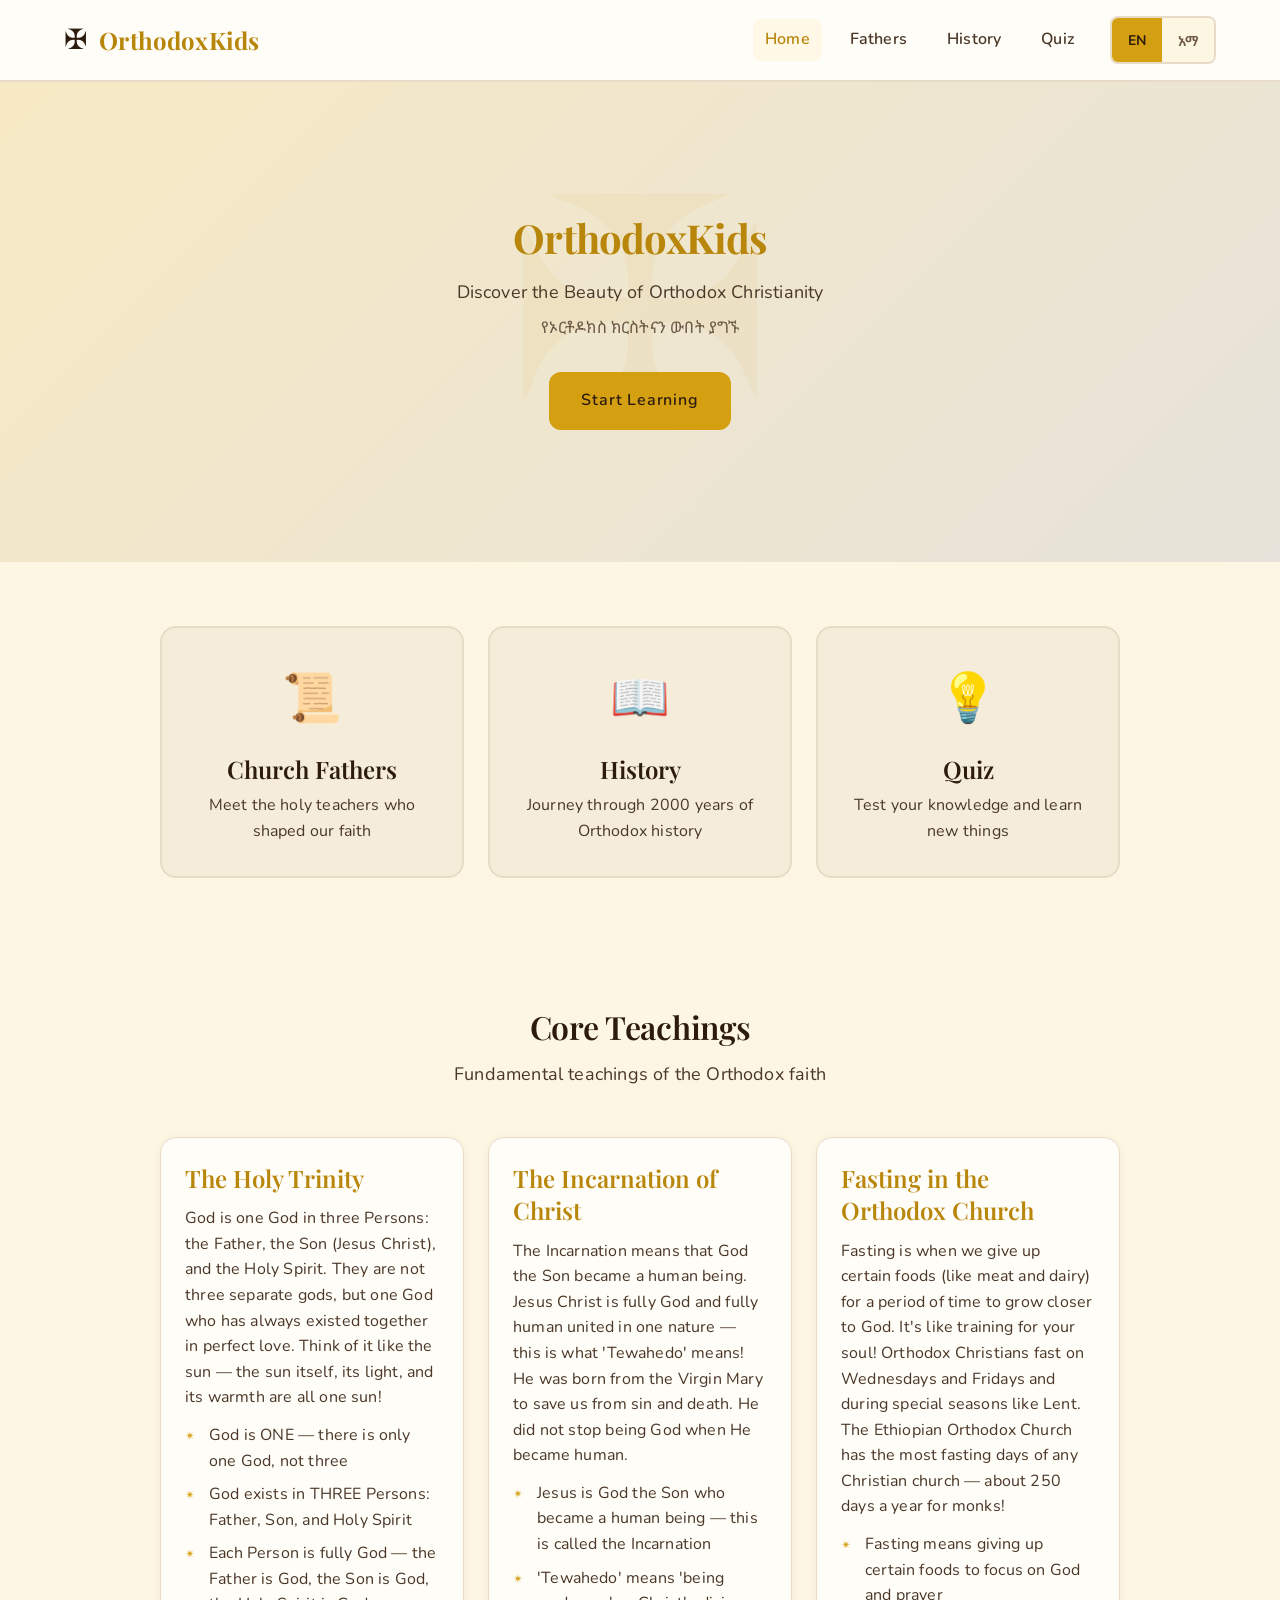
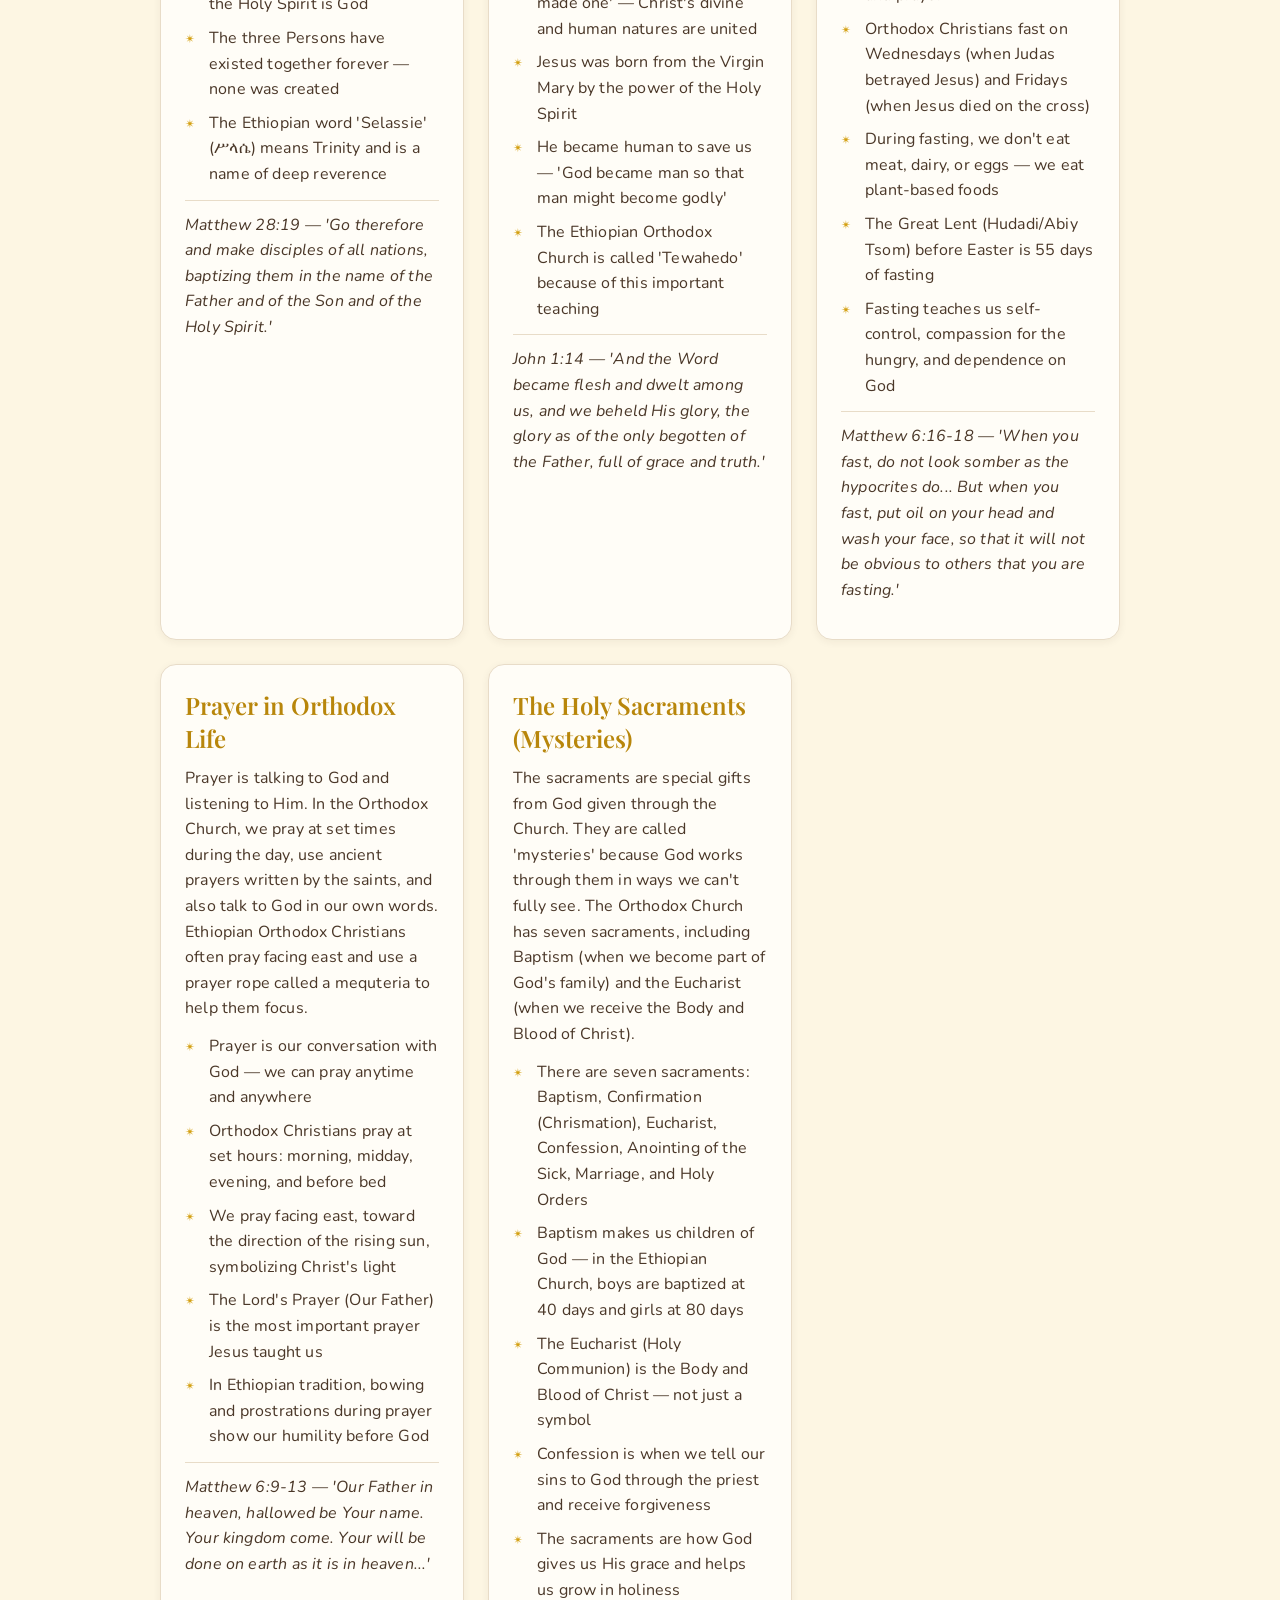
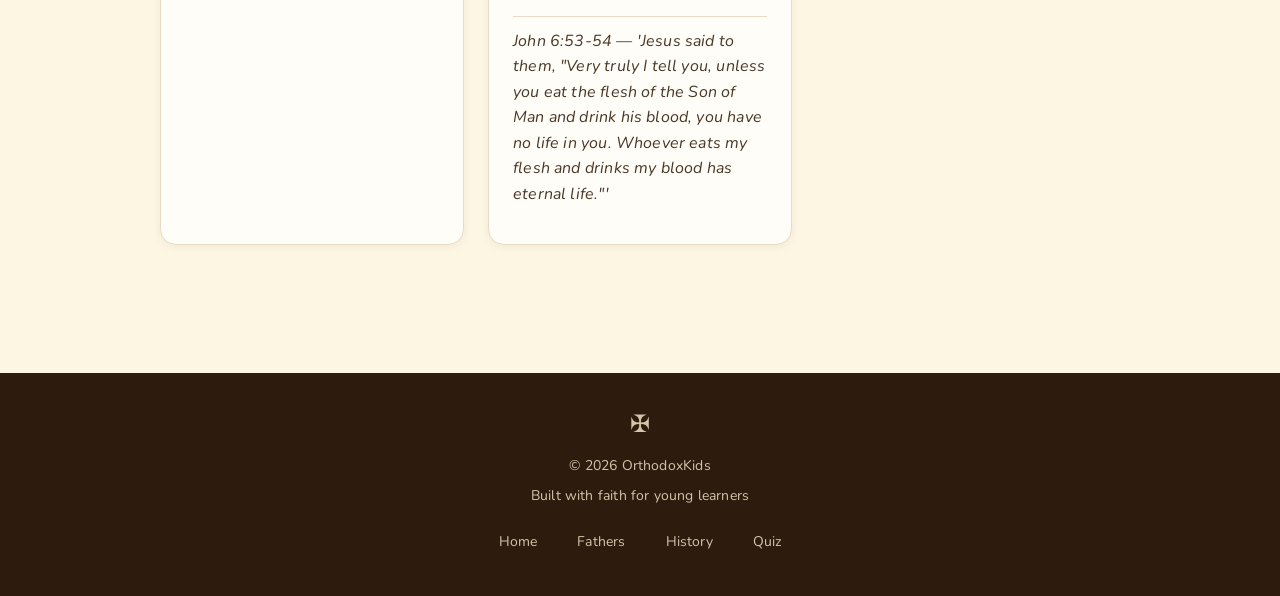
<file: index.html>
<!DOCTYPE html>
<html lang="en">
<head>
  <meta charset="UTF-8">
  <meta name="viewport" content="width=device-width, initial-scale=1.0">
  <title>OrthodoxKids - Learn Orthodox Christianity</title>
  <meta name="description" content="An educational website for children about Orthodox Christianity, with a focus on Ethiopian Orthodox tradition.">
  <link rel="preconnect" href="https://fonts.googleapis.com">
  <link rel="preconnect" href="https://fonts.gstatic.com" crossorigin>
  <link href="https://fonts.googleapis.com/css2?family=Playfair+Display:wght@400;600;700&family=Nunito:wght@400;500;600;700&family=Noto+Sans+Ethiopic:wght@400;500;600;700&display=swap" rel="stylesheet">
  <link rel="stylesheet" href="css/styles.css">
</head>
<body lang="en">

  <a href="#main-content" class="skip-link">Skip to main content</a>

  <!-- HEADER -->
  <header class="site-header">
    <div class="header-inner">
      <a href="index.html" class="site-logo">
        <span class="logo-icon" aria-hidden="true">&#x2720;</span>
        <span class="logo-text">OrthodoxKids</span>
      </a>
      <div class="header-right">
        <button class="nav-toggle" aria-label="Toggle navigation" aria-expanded="false">&#9776;</button>
        <nav class="main-nav" aria-label="Main navigation">
          <a href="index.html">Home</a>
          <a href="fathers.html">Fathers</a>
          <a href="history.html">History</a>
          <a href="quiz.html">Quiz</a>
        </nav>
        <div class="lang-toggle" role="radiogroup" aria-label="Language selection">
          <button data-lang="en" role="radio" aria-checked="true">EN</button>
          <button data-lang="am" role="radio" aria-checked="false">&#x12A0;&#x121B;</button>
        </div>
      </div>
    </div>
  </header>

  <!-- MAIN CONTENT -->
  <main id="main-content">

    <!-- HERO -->
    <section class="hero">
      <div class="hero-content">
        <h1 id="hero-title">OrthodoxKids</h1>
        <p class="hero-subtitle" id="hero-subtitle">Discover the Beauty of Orthodox Christianity</p>
        <p class="hero-subtitle-am" id="hero-subtitle-am">&#x12E8;&#x12A6;&#x122D;&#x1276;&#x12F6;&#x12AD;&#x1235; &#x12AD;&#x122A;&#x1235;&#x1275;&#x1293;&#x1295; &#x12CD;&#x1260;&#x1275; &#x12EB;&#x130D;&#x129B;</p>
        <a href="#sections" class="btn-primary" id="hero-cta">Start Learning</a>
      </div>
    </section>

    <!-- NAV CARDS -->
    <section class="nav-cards-section" id="sections">
      <div class="container">
        <div class="nav-cards-grid">
          <a href="fathers.html" class="nav-card">
            <span class="nav-card-icon" aria-hidden="true">&#x1F4DC;</span>
            <h3 id="nav-card-title-0">Church Fathers</h3>
            <p id="nav-card-desc-0">Meet the holy teachers who shaped our faith</p>
          </a>
          <a href="history.html" class="nav-card">
            <span class="nav-card-icon" aria-hidden="true">&#x1F4D6;</span>
            <h3 id="nav-card-title-1">History</h3>
            <p id="nav-card-desc-1">Journey through 2000 years of Orthodox history</p>
          </a>
          <a href="quiz.html" class="nav-card">
            <span class="nav-card-icon" aria-hidden="true">&#x1F4A1;</span>
            <h3 id="nav-card-title-2">Quiz</h3>
            <p id="nav-card-desc-2">Test your knowledge and learn new things</p>
          </a>
        </div>
      </div>
    </section>

    <!-- TEACHINGS -->
    <section class="page-section">
      <div class="container">
        <div class="section-header">
          <h2 id="teachings-section-title">Core Teachings</h2>
          <p id="teachings-section-desc">Fundamental teachings of the Orthodox faith</p>
        </div>
        <div class="teachings-grid" id="teachings-container">
          <!-- Loaded from JSON -->
        </div>
      </div>
    </section>

  </main>

  <!-- FOOTER -->
  <footer class="site-footer">
    <span class="footer-cross" aria-hidden="true">&#x2720;</span>
    <p>&copy; 2026 OrthodoxKids</p>
    <p id="footer-tagline">Built with faith for young learners</p>
    <div class="footer-links">
      <a href="index.html">Home</a>
      <a href="fathers.html">Fathers</a>
      <a href="history.html">History</a>
      <a href="quiz.html">Quiz</a>
    </div>
  </footer>

  <script src="js/app.js"></script>
  <script src="js/content-loader.js"></script>
</body>
</html>
</file>
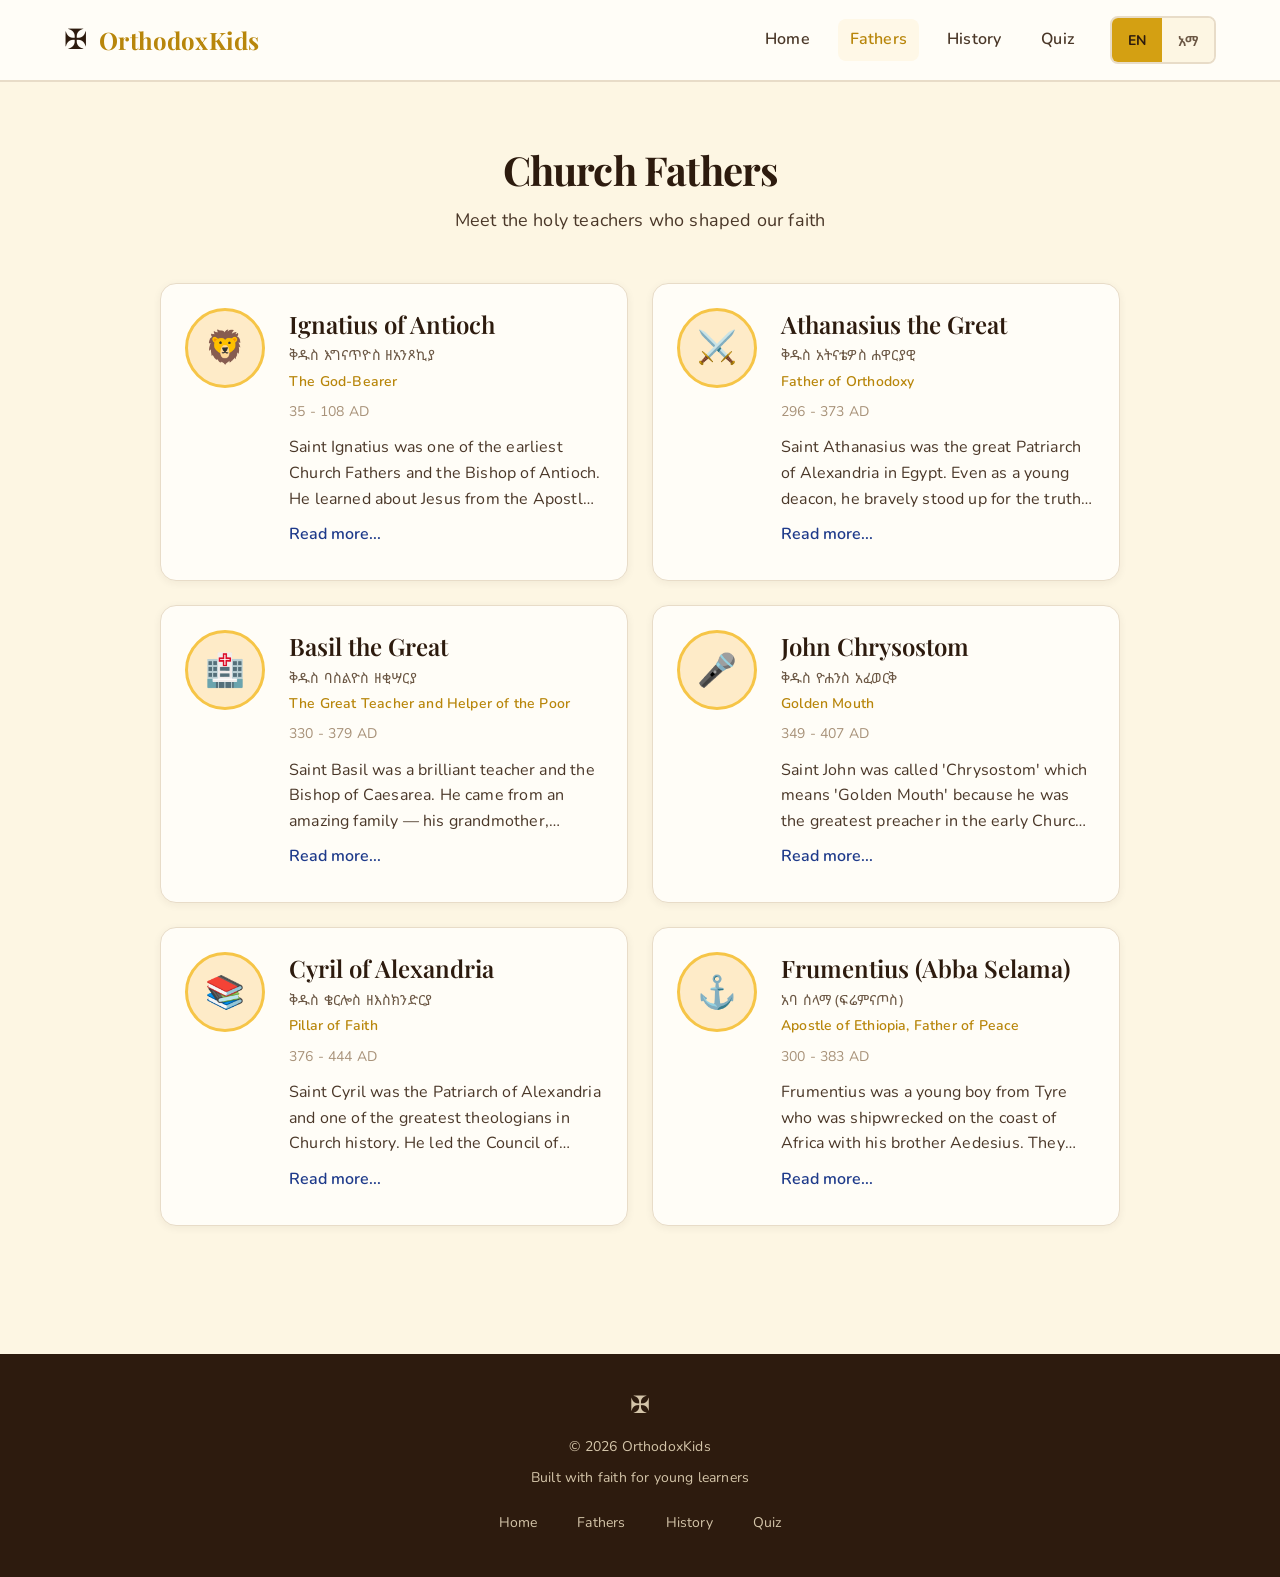
<file: fathers.html>
<!DOCTYPE html>
<html lang="en">
<head>
  <meta charset="UTF-8">
  <meta name="viewport" content="width=device-width, initial-scale=1.0">
  <title>Church Fathers - OrthodoxKids</title>
  <meta name="description" content="Learn about the great Church Fathers of Orthodox Christianity.">
  <link rel="preconnect" href="https://fonts.googleapis.com">
  <link rel="preconnect" href="https://fonts.gstatic.com" crossorigin>
  <link href="https://fonts.googleapis.com/css2?family=Playfair+Display:wght@400;600;700&family=Nunito:wght@400;500;600;700&family=Noto+Sans+Ethiopic:wght@400;500;600;700&display=swap" rel="stylesheet">
  <link rel="stylesheet" href="css/styles.css">
</head>
<body lang="en">

  <a href="#main-content" class="skip-link">Skip to main content</a>

  <!-- HEADER -->
  <header class="site-header">
    <div class="header-inner">
      <a href="index.html" class="site-logo">
        <span class="logo-icon" aria-hidden="true">&#x2720;</span>
        <span class="logo-text">OrthodoxKids</span>
      </a>
      <div class="header-right">
        <button class="nav-toggle" aria-label="Toggle navigation" aria-expanded="false">&#9776;</button>
        <nav class="main-nav" aria-label="Main navigation">
          <a href="index.html">Home</a>
          <a href="fathers.html">Fathers</a>
          <a href="history.html">History</a>
          <a href="quiz.html">Quiz</a>
        </nav>
        <div class="lang-toggle" role="radiogroup" aria-label="Language selection">
          <button data-lang="en" role="radio" aria-checked="true">EN</button>
          <button data-lang="am" role="radio" aria-checked="false">&#x12A0;&#x121B;</button>
        </div>
      </div>
    </div>
  </header>

  <!-- MAIN CONTENT -->
  <main id="main-content" class="page-section">
    <div class="container">
      <div class="section-header">
        <h1 id="page-title-fathers">Church Fathers</h1>
        <p id="page-desc-fathers">Meet the holy teachers who shaped our faith</p>
      </div>
      <div class="fathers-grid" id="fathers-container">
        <!-- Loaded from JSON -->
      </div>
    </div>
  </main>

  <!-- FOOTER -->
  <footer class="site-footer">
    <span class="footer-cross" aria-hidden="true">&#x2720;</span>
    <p>&copy; 2026 OrthodoxKids</p>
    <p id="footer-tagline">Built with faith for young learners</p>
    <div class="footer-links">
      <a href="index.html">Home</a>
      <a href="fathers.html">Fathers</a>
      <a href="history.html">History</a>
      <a href="quiz.html">Quiz</a>
    </div>
  </footer>

  <script src="js/app.js"></script>
  <script src="js/content-loader.js"></script>
</body>
</html>
</file>
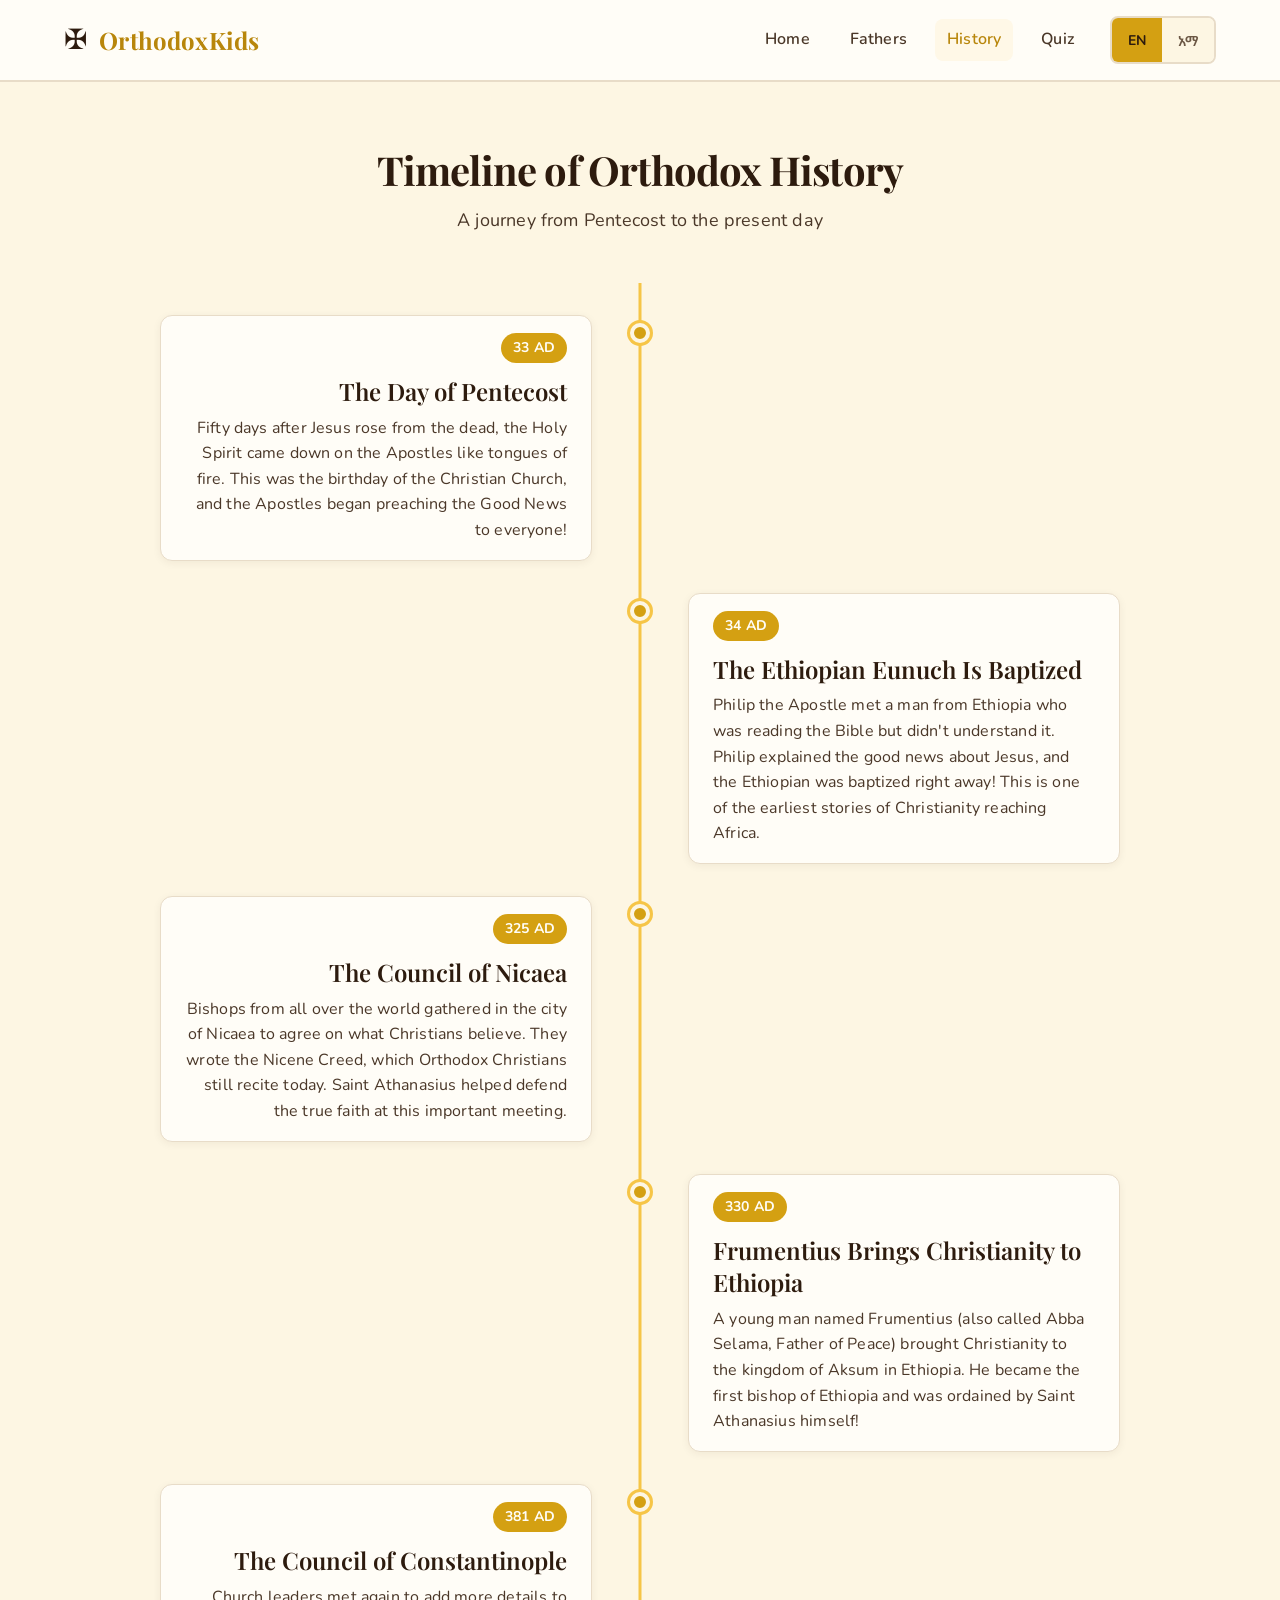
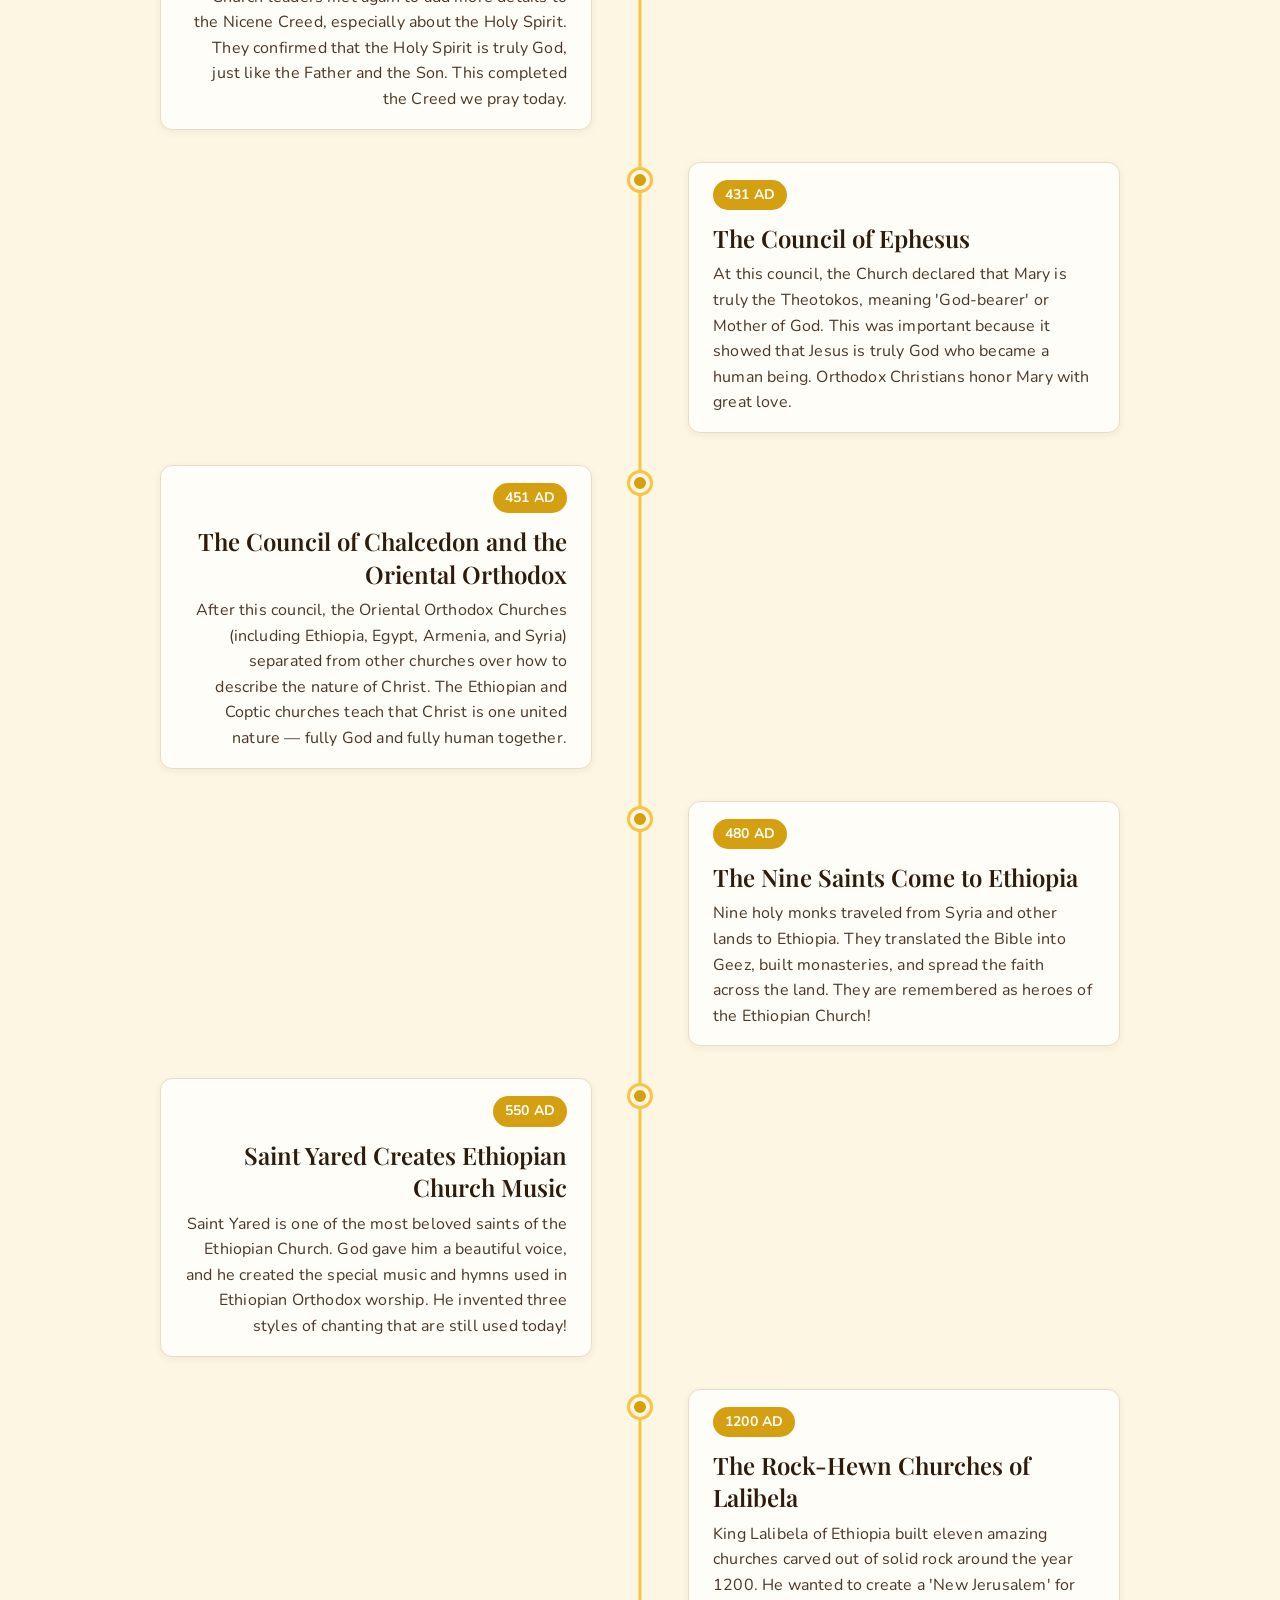
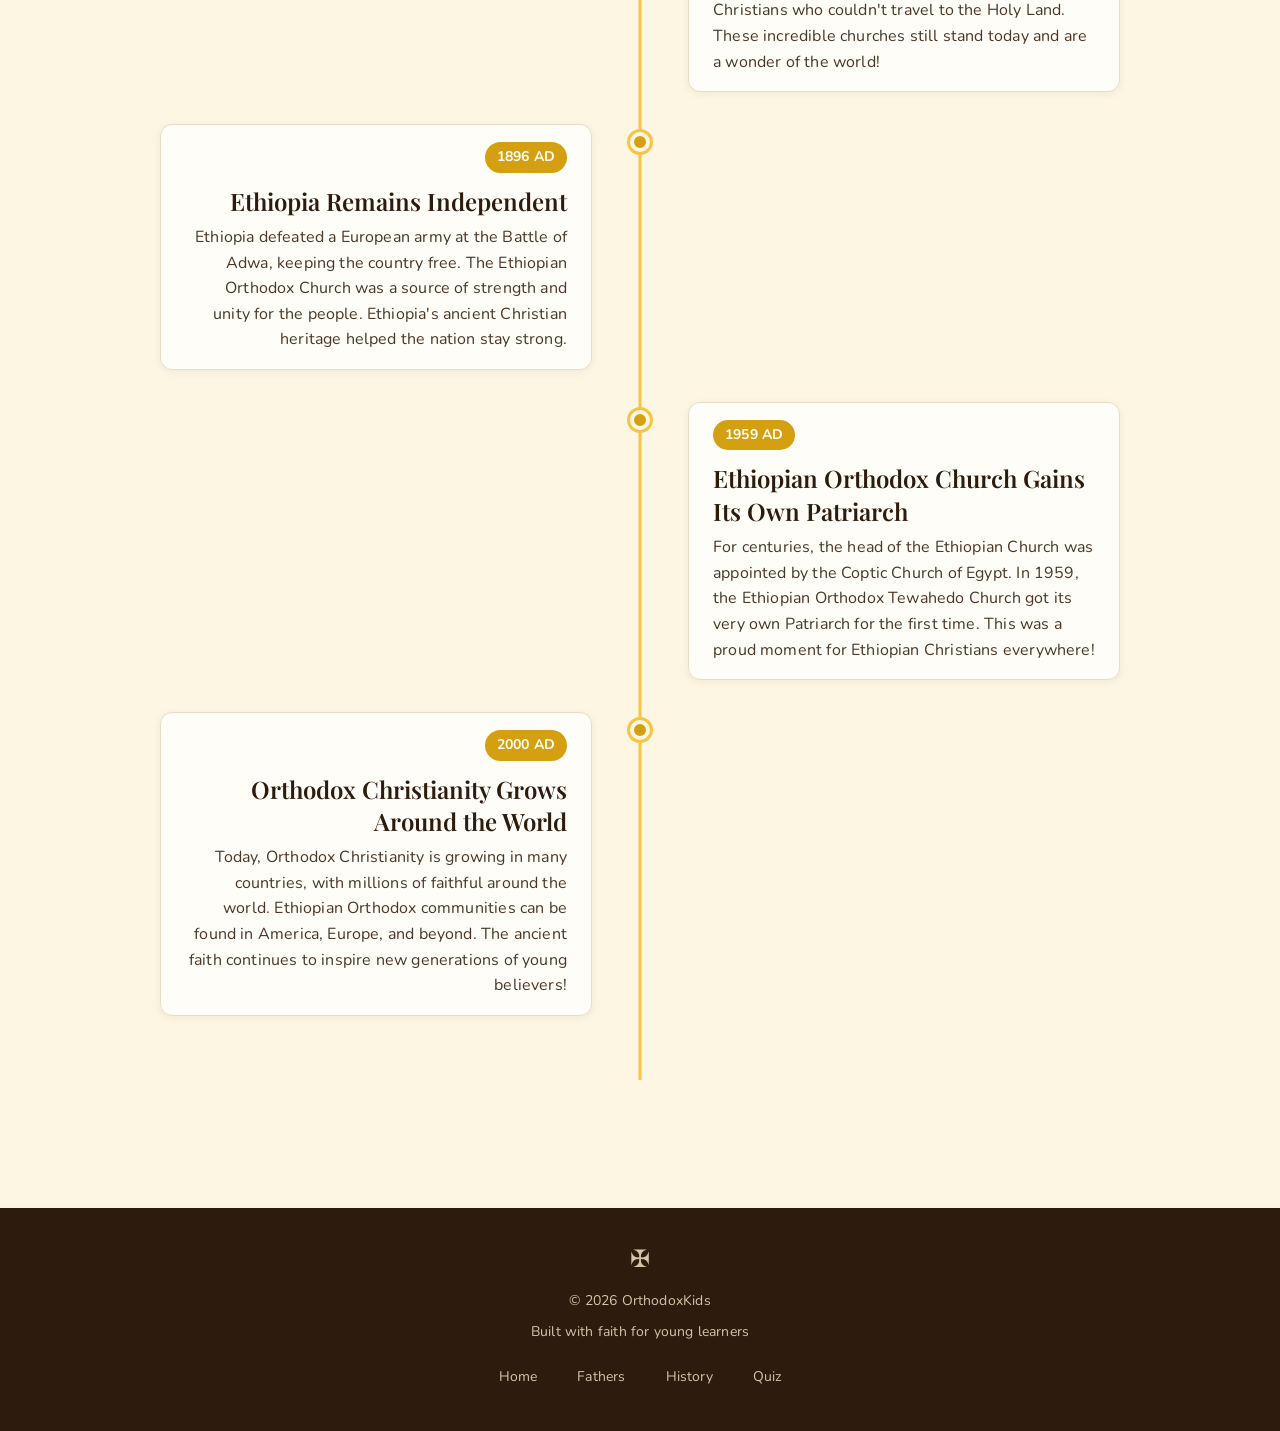
<file: history.html>
<!DOCTYPE html>
<html lang="en">
<head>
  <meta charset="UTF-8">
  <meta name="viewport" content="width=device-width, initial-scale=1.0">
  <title>History Timeline - OrthodoxKids</title>
  <meta name="description" content="Explore the timeline of Orthodox Christian history from Pentecost to the present.">
  <link rel="preconnect" href="https://fonts.googleapis.com">
  <link rel="preconnect" href="https://fonts.gstatic.com" crossorigin>
  <link href="https://fonts.googleapis.com/css2?family=Playfair+Display:wght@400;600;700&family=Nunito:wght@400;500;600;700&family=Noto+Sans+Ethiopic:wght@400;500;600;700&display=swap" rel="stylesheet">
  <link rel="stylesheet" href="css/styles.css">
</head>
<body lang="en">

  <a href="#main-content" class="skip-link">Skip to main content</a>

  <!-- HEADER -->
  <header class="site-header">
    <div class="header-inner">
      <a href="index.html" class="site-logo">
        <span class="logo-icon" aria-hidden="true">&#x2720;</span>
        <span class="logo-text">OrthodoxKids</span>
      </a>
      <div class="header-right">
        <button class="nav-toggle" aria-label="Toggle navigation" aria-expanded="false">&#9776;</button>
        <nav class="main-nav" aria-label="Main navigation">
          <a href="index.html">Home</a>
          <a href="fathers.html">Fathers</a>
          <a href="history.html">History</a>
          <a href="quiz.html">Quiz</a>
        </nav>
        <div class="lang-toggle" role="radiogroup" aria-label="Language selection">
          <button data-lang="en" role="radio" aria-checked="true">EN</button>
          <button data-lang="am" role="radio" aria-checked="false">&#x12A0;&#x121B;</button>
        </div>
      </div>
    </div>
  </header>

  <!-- MAIN CONTENT -->
  <main id="main-content" class="page-section">
    <div class="container">
      <div class="section-header">
        <h1 id="page-title-history">Timeline of Orthodox History</h1>
        <p id="page-desc-history">A journey from Pentecost to the present day</p>
      </div>
      <div class="timeline" id="timeline-container">
        <!-- Loaded from JSON -->
      </div>
    </div>
  </main>

  <!-- FOOTER -->
  <footer class="site-footer">
    <span class="footer-cross" aria-hidden="true">&#x2720;</span>
    <p>&copy; 2026 OrthodoxKids</p>
    <p id="footer-tagline">Built with faith for young learners</p>
    <div class="footer-links">
      <a href="index.html">Home</a>
      <a href="fathers.html">Fathers</a>
      <a href="history.html">History</a>
      <a href="quiz.html">Quiz</a>
    </div>
  </footer>

  <script src="js/app.js"></script>
  <script src="js/content-loader.js"></script>
</body>
</html>
</file>
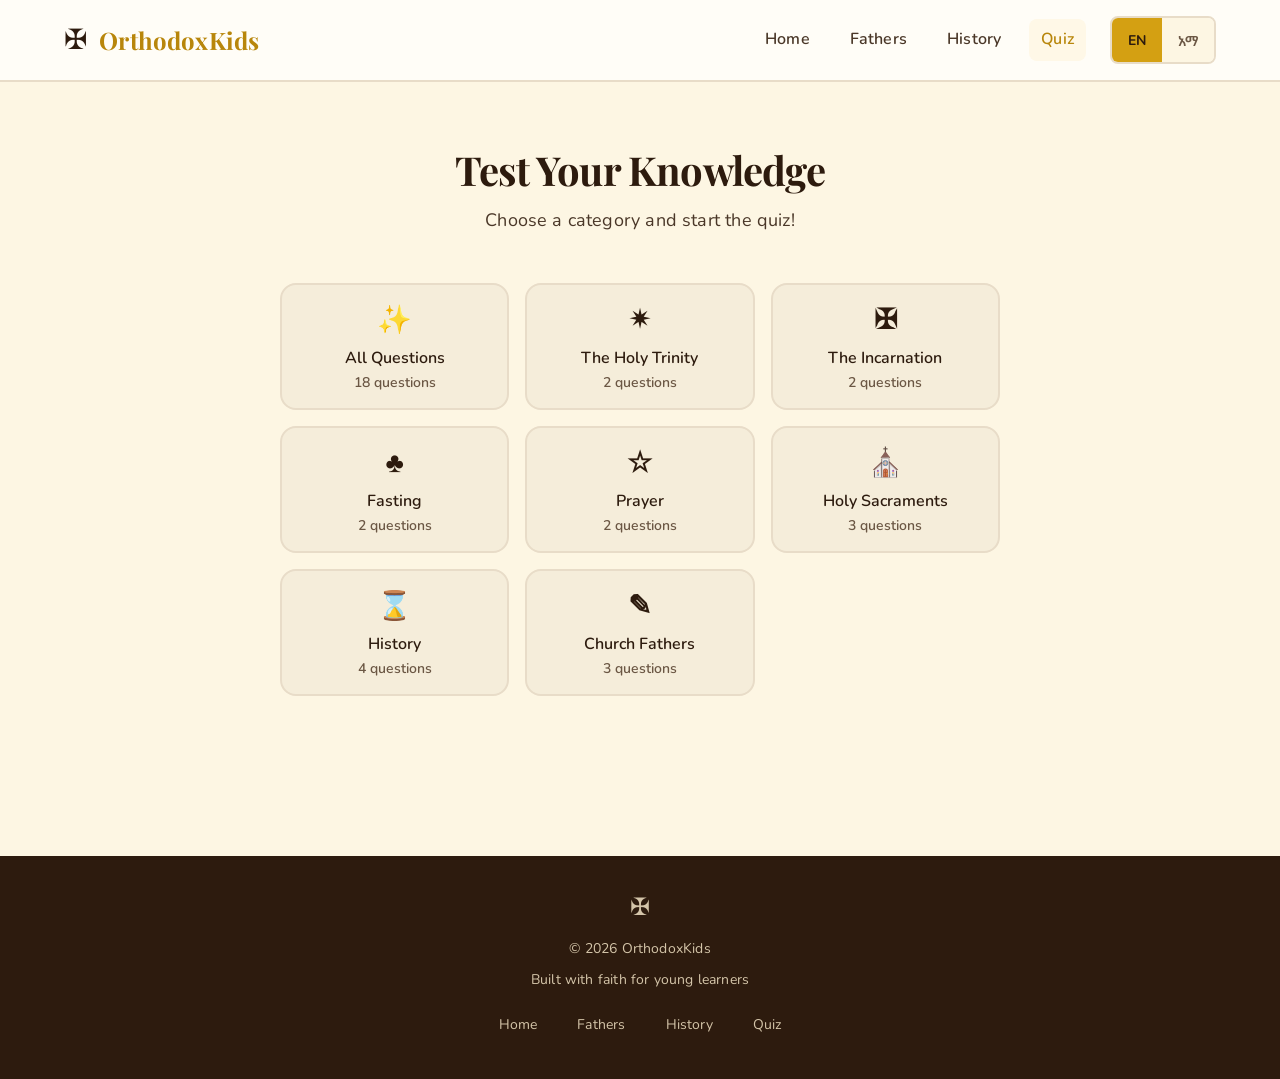
<file: quiz.html>
<!DOCTYPE html>
<html lang="en">
<head>
  <meta charset="UTF-8">
  <meta name="viewport" content="width=device-width, initial-scale=1.0">
  <title>Quiz - OrthodoxKids</title>
  <meta name="description" content="Test your knowledge of Orthodox Christianity with fun quizzes.">
  <link rel="preconnect" href="https://fonts.googleapis.com">
  <link rel="preconnect" href="https://fonts.gstatic.com" crossorigin>
  <link href="https://fonts.googleapis.com/css2?family=Playfair+Display:wght@400;600;700&family=Nunito:wght@400;500;600;700&family=Noto+Sans+Ethiopic:wght@400;500;600;700&display=swap" rel="stylesheet">
  <link rel="stylesheet" href="css/styles.css">
</head>
<body lang="en">

  <a href="#main-content" class="skip-link">Skip to main content</a>

  <!-- HEADER -->
  <header class="site-header">
    <div class="header-inner">
      <a href="index.html" class="site-logo">
        <span class="logo-icon" aria-hidden="true">&#x2720;</span>
        <span class="logo-text">OrthodoxKids</span>
      </a>
      <div class="header-right">
        <button class="nav-toggle" aria-label="Toggle navigation" aria-expanded="false">&#9776;</button>
        <nav class="main-nav" aria-label="Main navigation">
          <a href="index.html">Home</a>
          <a href="fathers.html">Fathers</a>
          <a href="history.html">History</a>
          <a href="quiz.html">Quiz</a>
        </nav>
        <div class="lang-toggle" role="radiogroup" aria-label="Language selection">
          <button data-lang="en" role="radio" aria-checked="true">EN</button>
          <button data-lang="am" role="radio" aria-checked="false">&#x12A0;&#x121B;</button>
        </div>
      </div>
    </div>
  </header>

  <!-- MAIN CONTENT -->
  <main id="main-content" class="page-section">
    <div class="container">
      <div class="section-header">
        <h1 id="page-title-quiz">Test Your Knowledge</h1>
        <p id="page-desc-quiz">Choose a category and start the quiz!</p>
      </div>

      <div class="quiz-container">

        <!-- VIEW 1: Category Selection -->
        <div class="quiz-view active" id="quiz-category-view">
          <div class="quiz-categories" id="quiz-categories">
            <!-- Loaded from JS -->
          </div>
        </div>

        <!-- VIEW 2: Question -->
        <div class="quiz-view" id="quiz-question-view">
          <div class="quiz-progress">
            <div class="progress-labels">
              <span id="progress-label">Progress</span>
              <span id="progress-count">0/0</span>
            </div>
            <div class="progress-bar">
              <div class="progress-fill" id="progress-fill"></div>
            </div>
          </div>

          <div class="question-card">
            <div class="question-number" id="question-number">Question 1 of 10</div>
            <div class="question-text" id="question-text"></div>
            <div class="answer-options" id="answer-options">
              <!-- Generated by JS -->
            </div>
            <div id="quiz-feedback" aria-live="polite"></div>
            <div class="quiz-actions" id="quiz-actions"></div>
          </div>
        </div>

        <!-- VIEW 3: Score -->
        <div class="quiz-view" id="quiz-score-view">
          <div class="score-screen">
            <div class="score-ring">
              <svg viewBox="0 0 140 140">
                <circle class="track" cx="70" cy="70" r="60"></circle>
                <circle class="fill" id="score-fill" cx="70" cy="70" r="60"></circle>
              </svg>
              <div class="score-number" id="score-number" aria-live="assertive">0/0</div>
            </div>
            <div class="score-message" id="score-message"></div>
            <div class="score-message-am" id="score-message-am"></div>
            <div class="score-actions" id="score-actions"></div>
          </div>
        </div>

      </div>
    </div>
  </main>

  <!-- FOOTER -->
  <footer class="site-footer">
    <span class="footer-cross" aria-hidden="true">&#x2720;</span>
    <p>&copy; 2026 OrthodoxKids</p>
    <p id="footer-tagline">Built with faith for young learners</p>
    <div class="footer-links">
      <a href="index.html">Home</a>
      <a href="fathers.html">Fathers</a>
      <a href="history.html">History</a>
      <a href="quiz.html">Quiz</a>
    </div>
  </footer>

  <script src="js/app.js"></script>
  <script src="js/content-loader.js"></script>
  <script src="js/quiz.js"></script>
</body>
</html>
</file>
<file: css/styles.css>
/* ========================================
   ORTHODOXKIDS DESIGN TOKENS
   Ethiopian Orthodox meets Modern Education
   ======================================== */

:root {
  /* --- Colors: Primary (Gold / Amber) --- */
  --color-gold-50:  #FFF8E7;
  --color-gold-100: #FEEBC8;
  --color-gold-300: #F6C547;
  --color-gold-500: #D4A012;
  --color-gold-700: #B8860B;
  --color-gold-900: #8B6914;

  /* --- Colors: Secondary (Deep Red / Crimson) --- */
  --color-red-50:  #FFF5F5;
  --color-red-100: #FED7D7;
  --color-red-300: #E25D5D;
  --color-red-500: #C41E3A;
  --color-red-700: #9B1B30;
  --color-red-900: #6B0F1A;

  /* --- Colors: Accent (Royal Blue) --- */
  --color-blue-50:  #EBF4FF;
  --color-blue-100: #C3DAFE;
  --color-blue-300: #6B9BD2;
  --color-blue-500: #1E3A8A;
  --color-blue-700: #1A2F6E;
  --color-blue-900: #0F1D45;

  /* --- Colors: Background (Parchment) --- */
  --color-parchment-50:  #FFFDF7;
  --color-parchment-100: #FDF6E3;
  --color-parchment-200: #F5EDDA;
  --color-parchment-300: #E8DCC8;
  --color-parchment-400: #D4C5A9;

  /* --- Colors: Text (Dark Brown) --- */
  --color-text-900: #2D1B0E;
  --color-text-700: #4A3728;
  --color-text-500: #6B5744;
  --color-text-300: #A89279;
  --color-text-white: #FFFDF7;

  /* --- Colors: Semantic --- */
  --color-success:       #2E7D32;
  --color-success-light: #E8F5E9;
  --color-error:         #C62828;
  --color-error-light:   #FFEBEE;

  /* --- Typography: Font Families --- */
  --font-heading:  'Playfair Display', Georgia, 'Times New Roman', serif;
  --font-body:     'Nunito', 'Segoe UI', Roboto, sans-serif;
  --font-amharic:  'Noto Sans Ethiopic', sans-serif;

  /* --- Typography: Font Sizes --- */
  --text-h1:      2.5rem;
  --text-h2:      2rem;
  --text-h3:      1.5rem;
  --text-body:    1.125rem;
  --text-body-sm: 1rem;
  --text-caption: 0.875rem;
  --text-button:  1rem;

  /* --- Typography: Font Weights --- */
  --weight-regular:  400;
  --weight-medium:   500;
  --weight-semibold: 600;
  --weight-bold:     700;

  /* --- Typography: Line Heights --- */
  --leading-tight:   1.2;
  --leading-snug:    1.3;
  --leading-normal:  1.5;
  --leading-relaxed: 1.6;

  /* --- Typography: Letter Spacing --- */
  --tracking-tight:  -0.02em;
  --tracking-snug:   -0.01em;
  --tracking-normal:  0;
  --tracking-wide:    0.01em;
  --tracking-wider:   0.02em;
  --tracking-widest:  0.05em;

  /* --- Spacing (8px base) --- */
  --space-1:  0.25rem;
  --space-2:  0.5rem;
  --space-3:  0.75rem;
  --space-4:  1rem;
  --space-5:  1.5rem;
  --space-6:  2rem;
  --space-7:  3rem;
  --space-8:  4rem;
  --space-9:  6rem;

  /* --- Layout --- */
  --container-max:  1200px;
  --content-max:    960px;
  --quiz-max:       720px;
  --score-max:      480px;

  /* --- Border Radius --- */
  --radius-sm:    4px;
  --radius-md:    8px;
  --radius-lg:    12px;
  --radius-xl:    16px;
  --radius-2xl:   20px;
  --radius-full:  9999px;
  --radius-pill:  20px;

  /* --- Shadows --- */
  --shadow-sm:    0 2px 8px rgba(45, 27, 14, 0.06);
  --shadow-md:    0 4px 16px rgba(45, 27, 14, 0.08);
  --shadow-lg:    0 8px 24px rgba(45, 27, 14, 0.12);
  --shadow-glow:  0 0 24px rgba(212, 160, 18, 0.15);

  /* --- Transitions --- */
  --transition-fast:    0.15s ease;
  --transition-normal:  0.3s ease;
  --transition-slow:    0.5s ease;
  --transition-bounce:  0.3s cubic-bezier(0.34, 1.56, 0.64, 1);

  /* --- Focus --- */
  --focus-ring:         0 0 0 3px rgba(212, 160, 18, 0.4);
  --focus-ring-error:   0 0 0 3px rgba(198, 40, 40, 0.3);

  /* --- Z-Index Scale --- */
  --z-base:      0;
  --z-dropdown:  100;
  --z-sticky:    200;
  --z-overlay:   300;
  --z-modal:     400;
  --z-toast:     500;
}

/* --- Mobile Overrides --- */
@media (max-width: 768px) {
  :root {
    --text-h1:      2rem;
    --text-h2:      1.625rem;
    --text-h3:      1.25rem;
    --text-body:    1rem;
    --text-body-sm: 0.875rem;
    --text-caption: 0.75rem;
  }
}

/* ========================================
   RESET & BASE
   ======================================== */

*, *::before, *::after {
  box-sizing: border-box;
  margin: 0;
  padding: 0;
}

html {
  scroll-behavior: smooth;
}

body {
  font-family: var(--font-body);
  font-size: var(--text-body);
  font-weight: var(--weight-regular);
  line-height: var(--leading-relaxed);
  letter-spacing: var(--tracking-wide);
  color: var(--color-text-900);
  background-color: var(--color-parchment-100);
  min-height: 100vh;
  -webkit-font-smoothing: antialiased;
  -moz-osx-font-smoothing: grayscale;
}

body[lang="am"],
body[lang="am"] h1,
body[lang="am"] h2,
body[lang="am"] h3,
body[lang="am"] p,
body[lang="am"] span,
body[lang="am"] a,
body[lang="am"] button,
body[lang="am"] li,
body[lang="am"] label {
  font-family: var(--font-amharic);
}

img {
  max-width: 100%;
  display: block;
}

a {
  color: var(--color-blue-500);
  text-decoration: none;
}

a:hover {
  text-decoration: underline;
}

h1, h2, h3 {
  font-family: var(--font-heading);
  color: var(--color-text-900);
}

h1 {
  font-size: var(--text-h1);
  font-weight: var(--weight-bold);
  line-height: var(--leading-tight);
  letter-spacing: var(--tracking-tight);
}

h2 {
  font-size: var(--text-h2);
  font-weight: var(--weight-semibold);
  line-height: var(--leading-snug);
  letter-spacing: var(--tracking-snug);
}

h3 {
  font-size: var(--text-h3);
  font-weight: var(--weight-semibold);
  line-height: 1.35;
  letter-spacing: var(--tracking-normal);
}

/* Focus states */
*:focus-visible {
  outline: none;
  box-shadow: var(--focus-ring);
  border-radius: var(--radius-md);
}

/* Reduced motion */
@media (prefers-reduced-motion: reduce) {
  *, *::before, *::after {
    animation-duration: 0.01ms !important;
    transition-duration: 0.01ms !important;
  }
}

/* ========================================
   SKIP NAVIGATION
   ======================================== */

.skip-link {
  position: absolute;
  top: -100%;
  left: var(--space-4);
  background: var(--color-gold-500);
  color: var(--color-text-900);
  padding: var(--space-3) var(--space-5);
  border-radius: var(--radius-md);
  font-weight: var(--weight-semibold);
  z-index: var(--z-toast);
  text-decoration: none;
}

.skip-link:focus {
  top: var(--space-4);
}

/* ========================================
   CONTAINER
   ======================================== */

.container {
  max-width: var(--container-max);
  margin: 0 auto;
  padding: 0 var(--space-5);
}

@media (max-width: 768px) {
  .container {
    padding: 0 var(--space-4);
  }
}

@media (max-width: 480px) {
  .container {
    padding: 0 var(--space-3);
  }
}

/* ========================================
   HEADER & NAVIGATION
   ======================================== */

.site-header {
  background: var(--color-parchment-50);
  border-bottom: 2px solid var(--color-parchment-300);
  padding: var(--space-4) 0;
  position: sticky;
  top: 0;
  z-index: var(--z-sticky);
}

.header-inner {
  display: flex;
  align-items: center;
  justify-content: space-between;
  max-width: var(--container-max);
  margin: 0 auto;
  padding: 0 var(--space-5);
}

.site-logo {
  display: flex;
  align-items: center;
  gap: var(--space-3);
  text-decoration: none;
  color: var(--color-text-900);
}

.site-logo:hover {
  text-decoration: none;
}

.logo-icon {
  font-size: 1.75rem;
}

.logo-text {
  font-family: var(--font-heading);
  font-size: var(--text-h3);
  font-weight: var(--weight-bold);
  color: var(--color-gold-700);
}

.header-right {
  display: flex;
  align-items: center;
  gap: var(--space-5);
}

/* Main nav */
.main-nav {
  display: flex;
  align-items: center;
  gap: var(--space-4);
}

.main-nav a {
  color: var(--color-text-700);
  font-size: var(--text-body-sm);
  font-weight: var(--weight-semibold);
  text-decoration: none;
  padding: var(--space-2) var(--space-3);
  border-radius: var(--radius-md);
  transition: all var(--transition-fast);
}

.main-nav a:hover,
.main-nav a.active {
  color: var(--color-gold-700);
  background: var(--color-gold-50);
}

/* Mobile nav toggle */
.nav-toggle {
  display: none;
  background: none;
  border: none;
  font-size: 1.5rem;
  cursor: pointer;
  padding: var(--space-2);
  color: var(--color-text-700);
  min-width: 44px;
  min-height: 44px;
}

@media (max-width: 768px) {
  .nav-toggle {
    display: block;
  }
  .main-nav {
    display: none;
    position: absolute;
    top: 100%;
    left: 0;
    right: 0;
    background: var(--color-parchment-50);
    flex-direction: column;
    padding: var(--space-4);
    border-bottom: 2px solid var(--color-parchment-300);
    box-shadow: var(--shadow-md);
  }
  .main-nav.open {
    display: flex;
  }
  .main-nav a {
    width: 100%;
    text-align: center;
    padding: var(--space-3);
  }
}

/* ========================================
   LANGUAGE TOGGLE
   ======================================== */

.lang-toggle {
  display: inline-flex;
  border: 2px solid var(--color-parchment-300);
  border-radius: var(--radius-md);
  overflow: hidden;
}

.lang-toggle button {
  padding: var(--space-2) var(--space-4);
  min-width: 48px;
  min-height: 44px;
  border: none;
  cursor: pointer;
  font-size: var(--text-caption);
  font-weight: var(--weight-semibold);
  transition: all var(--transition-fast);
  background: var(--color-parchment-100);
  color: var(--color-text-500);
  font-family: var(--font-body);
}

.lang-toggle button:hover {
  background: var(--color-parchment-200);
}

.lang-toggle button.active {
  background: var(--color-gold-500);
  color: var(--color-text-900);
  font-weight: var(--weight-bold);
}

.lang-toggle button[data-lang="am"] {
  font-family: var(--font-amharic);
}

/* ========================================
   HERO SECTION
   ======================================== */

.hero {
  min-height: 480px;
  display: flex;
  align-items: center;
  justify-content: center;
  text-align: center;
  padding: var(--space-9) var(--space-5);
  background: linear-gradient(135deg, rgba(212,160,18,0.15), rgba(30,58,138,0.1)),
              var(--color-parchment-100);
  position: relative;
  overflow: hidden;
}

.hero::before {
  content: "\2720";
  position: absolute;
  font-size: 20rem;
  color: var(--color-gold-500);
  opacity: 0.06;
  top: 50%;
  left: 50%;
  transform: translate(-50%, -50%);
  pointer-events: none;
}

.hero-content {
  position: relative;
  z-index: 1;
  max-width: 700px;
}

.hero h1 {
  color: var(--color-gold-700);
  margin-bottom: var(--space-4);
}

.hero-subtitle {
  font-size: var(--text-body);
  color: var(--color-text-700);
  margin-bottom: var(--space-2);
}

.hero-subtitle-am {
  font-family: var(--font-amharic);
  font-size: var(--text-body-sm);
  color: var(--color-text-500);
  margin-bottom: var(--space-6);
}

.hero .btn-primary {
  display: inline-block;
}

@media (max-width: 768px) {
  .hero {
    min-height: 320px;
    padding: var(--space-7) var(--space-4);
  }
}

/* ========================================
   BUTTONS
   ======================================== */

.btn-primary {
  display: inline-block;
  padding: var(--space-4) var(--space-6);
  background: var(--color-gold-500);
  color: var(--color-text-900);
  font-family: var(--font-body);
  font-size: var(--text-button);
  font-weight: var(--weight-semibold);
  letter-spacing: var(--tracking-widest);
  border: none;
  border-radius: var(--radius-lg);
  cursor: pointer;
  text-decoration: none;
  transition: all var(--transition-normal);
  min-height: 44px;
}

.btn-primary:hover {
  background: var(--color-gold-700);
  box-shadow: var(--shadow-md);
  transform: translateY(-2px);
  text-decoration: none;
  color: var(--color-text-white);
}

.btn-secondary {
  display: inline-block;
  padding: var(--space-3) var(--space-5);
  background: var(--color-parchment-200);
  color: var(--color-text-700);
  font-family: var(--font-body);
  font-size: var(--text-body-sm);
  font-weight: var(--weight-semibold);
  border: 2px solid var(--color-parchment-300);
  border-radius: var(--radius-lg);
  cursor: pointer;
  text-decoration: none;
  transition: all var(--transition-normal);
  min-height: 44px;
}

.btn-secondary:hover {
  border-color: var(--color-gold-500);
  background: var(--color-gold-50);
  text-decoration: none;
}

/* ========================================
   NAVIGATION CARDS (HOMEPAGE)
   ======================================== */

.nav-cards-section {
  padding: var(--space-8) 0;
}

.nav-cards-grid {
  display: grid;
  grid-template-columns: repeat(3, 1fr);
  gap: var(--space-5);
  max-width: var(--content-max);
  margin: 0 auto;
}

.nav-card {
  display: block;
  padding: var(--space-6) var(--space-5);
  background: var(--color-parchment-200);
  border: 2px solid var(--color-parchment-300);
  border-radius: var(--radius-xl);
  text-align: center;
  text-decoration: none;
  color: var(--color-text-900);
  transition: all var(--transition-normal);
}

.nav-card:hover {
  border-color: var(--color-gold-500);
  box-shadow: var(--shadow-lg);
  transform: translateY(-4px);
  text-decoration: none;
}

.nav-card-icon {
  font-size: 3rem;
  margin-bottom: var(--space-4);
  display: block;
  color: var(--color-gold-500);
}

.nav-card h3 {
  margin-bottom: var(--space-2);
}

.nav-card p {
  font-size: var(--text-body-sm);
  color: var(--color-text-700);
}

@media (max-width: 768px) {
  .nav-cards-grid {
    grid-template-columns: repeat(2, 1fr);
  }
}

@media (max-width: 480px) {
  .nav-cards-grid {
    grid-template-columns: 1fr;
  }
}

/* ========================================
   SECTION HEADINGS
   ======================================== */

.section-header {
  text-align: center;
  margin-bottom: var(--space-7);
}

.section-header h1,
.section-header h2 {
  margin-bottom: var(--space-3);
}

.section-header p {
  font-size: var(--text-body);
  color: var(--color-text-700);
  max-width: 600px;
  margin: 0 auto;
}

.page-section {
  padding: var(--space-8) 0;
}

@media (max-width: 768px) {
  .page-section {
    padding: var(--space-7) 0;
  }
}

@media (max-width: 480px) {
  .page-section {
    padding: var(--space-6) 0;
  }
}

/* ========================================
   FATHER PROFILE CARDS
   ======================================== */

.fathers-grid {
  display: grid;
  grid-template-columns: repeat(2, 1fr);
  gap: var(--space-5);
  max-width: var(--content-max);
  margin: 0 auto;
}

.father-card {
  background: var(--color-parchment-50);
  border: 1px solid var(--color-parchment-300);
  border-radius: var(--radius-xl);
  padding: var(--space-5);
  box-shadow: var(--shadow-sm);
  transition: all var(--transition-normal);
  cursor: pointer;
  display: flex;
  gap: var(--space-5);
  align-items: flex-start;
}

.father-card:hover {
  border-color: var(--color-gold-500);
  box-shadow: var(--shadow-lg);
  transform: translateY(-2px);
}

.father-icon {
  width: 80px;
  height: 80px;
  min-width: 80px;
  border-radius: 50%;
  background: var(--color-gold-100);
  border: 3px solid var(--color-gold-300);
  display: flex;
  align-items: center;
  justify-content: center;
  font-size: 2rem;
}

.father-info {
  flex: 1;
  min-width: 0;
}

.father-info h3 {
  margin-bottom: var(--space-1);
}

.father-name-am {
  font-family: var(--font-amharic);
  font-size: var(--text-caption);
  color: var(--color-text-500);
  margin-bottom: var(--space-1);
  display: block;
}

.father-title {
  font-size: var(--text-caption);
  color: var(--color-gold-700);
  font-weight: var(--weight-semibold);
  margin-bottom: var(--space-2);
}

.father-years {
  font-size: var(--text-caption);
  color: var(--color-text-300);
  margin-bottom: var(--space-3);
}

.father-bio {
  font-size: var(--text-body-sm);
  color: var(--color-text-700);
  line-height: var(--leading-relaxed);
}

.father-bio-short {
  display: -webkit-box;
  -webkit-line-clamp: 3;
  -webkit-box-orient: vertical;
  overflow: hidden;
}

.father-card.expanded .father-bio-short {
  display: none;
}

.father-bio-full {
  display: none;
}

.father-card.expanded .father-bio-full {
  display: block;
}

.father-extra {
  display: none;
  margin-top: var(--space-4);
  padding-top: var(--space-4);
  border-top: 1px solid var(--color-parchment-300);
}

.father-card.expanded .father-extra {
  display: block;
}

.father-extra h4 {
  font-size: var(--text-body-sm);
  font-weight: var(--weight-semibold);
  color: var(--color-gold-700);
  margin-bottom: var(--space-2);
}

.father-extra p {
  font-size: var(--text-body-sm);
  color: var(--color-text-700);
  margin-bottom: var(--space-3);
}

.father-fun-fact {
  background: var(--color-gold-50);
  padding: var(--space-3);
  border-radius: var(--radius-md);
  border-left: 3px solid var(--color-gold-500);
}

.read-more-btn {
  background: none;
  border: none;
  color: var(--color-blue-500);
  font-size: var(--text-body-sm);
  font-weight: var(--weight-semibold);
  cursor: pointer;
  padding: var(--space-2) 0;
  font-family: var(--font-body);
  min-height: 44px;
}

.read-more-btn:hover {
  text-decoration: underline;
}

@media (max-width: 768px) {
  .fathers-grid {
    grid-template-columns: 1fr;
  }
}

@media (max-width: 480px) {
  .father-card {
    flex-direction: column;
    align-items: center;
    text-align: center;
    padding: var(--space-4);
  }
}

/* ========================================
   HISTORY TIMELINE
   ======================================== */

.timeline {
  position: relative;
  max-width: var(--content-max);
  margin: 0 auto;
  padding: var(--space-6) 0;
}

/* Center line */
.timeline::before {
  content: '';
  position: absolute;
  left: 50%;
  top: 0;
  bottom: 0;
  width: 3px;
  background: var(--color-gold-300);
  transform: translateX(-50%);
}

.timeline-item {
  position: relative;
  width: 50%;
  padding: 0 var(--space-7) var(--space-6) 0;
  opacity: 0;
  transform: translateX(-30px);
  transition: all var(--transition-slow);
}

.timeline-item.visible {
  opacity: 1;
  transform: translateX(0);
}

/* Right side items */
.timeline-item:nth-child(even) {
  margin-left: 50%;
  padding: 0 0 var(--space-6) var(--space-7);
  transform: translateX(30px);
}

.timeline-item:nth-child(even).visible {
  transform: translateX(0);
}

/* Date marker on the line */
.timeline-marker {
  position: absolute;
  width: 20px;
  height: 20px;
  background: var(--color-gold-500);
  border: 4px solid var(--color-parchment-100);
  box-shadow: 0 0 0 3px var(--color-gold-300);
  border-radius: 50%;
  top: 8px;
  z-index: 1;
}

/* Left items: marker on the right */
.timeline-item:nth-child(odd) .timeline-marker {
  right: -10px;
}

/* Right items: marker on the left */
.timeline-item:nth-child(even) .timeline-marker {
  left: -10px;
}

.timeline-card {
  padding: var(--space-4) var(--space-5);
  background: var(--color-parchment-50);
  border: 1px solid var(--color-parchment-300);
  border-radius: var(--radius-lg);
  box-shadow: var(--shadow-sm);
}

/* Left items align text right */
.timeline-item:nth-child(odd) .timeline-card {
  text-align: right;
}

.timeline-date {
  display: inline-block;
  font-size: var(--text-caption);
  font-weight: var(--weight-bold);
  background: var(--color-gold-500);
  color: var(--color-text-white);
  padding: var(--space-1) var(--space-3);
  border-radius: var(--radius-pill);
  margin-bottom: var(--space-3);
}

.timeline-card h3 {
  margin-bottom: var(--space-2);
}

.timeline-card p {
  font-size: var(--text-body-sm);
  color: var(--color-text-700);
  line-height: var(--leading-relaxed);
}

/* Mobile: single column */
@media (max-width: 768px) {
  .timeline::before {
    left: 24px;
    transform: none;
  }

  .timeline-item,
  .timeline-item:nth-child(even) {
    width: 100%;
    margin-left: 0;
    padding: 0 0 var(--space-5) 56px;
    transform: translateY(20px);
  }

  .timeline-item.visible,
  .timeline-item:nth-child(even).visible {
    transform: translateY(0);
  }

  .timeline-item:nth-child(odd) .timeline-marker,
  .timeline-item:nth-child(even) .timeline-marker {
    left: 14px;
    right: auto;
  }

  .timeline-item:nth-child(odd) .timeline-card {
    text-align: left;
  }
}

/* ========================================
   QUIZ SECTION
   ======================================== */

.quiz-container {
  max-width: var(--quiz-max);
  margin: 0 auto;
}

/* Category selection */
.quiz-categories {
  display: grid;
  grid-template-columns: repeat(auto-fill, minmax(200px, 1fr));
  gap: var(--space-4);
  margin-bottom: var(--space-6);
}

.category-btn {
  padding: var(--space-4) var(--space-5);
  background: var(--color-parchment-200);
  border: 2px solid var(--color-parchment-300);
  border-radius: var(--radius-xl);
  cursor: pointer;
  text-align: center;
  font-family: var(--font-body);
  font-size: var(--text-body-sm);
  font-weight: var(--weight-semibold);
  color: var(--color-text-900);
  transition: all var(--transition-normal);
  min-height: 44px;
}

.category-btn:hover {
  border-color: var(--color-gold-500);
  background: var(--color-gold-50);
  transform: translateY(-2px);
}

.category-btn.selected {
  border-color: var(--color-gold-500);
  background: var(--color-gold-100);
  box-shadow: 0 0 0 2px var(--color-gold-300);
}

.category-icon {
  display: block;
  font-size: 1.75rem;
  margin-bottom: var(--space-2);
}

/* Progress bar */
.quiz-progress {
  margin-bottom: var(--space-5);
}

.progress-labels {
  display: flex;
  justify-content: space-between;
  font-size: var(--text-caption);
  color: var(--color-text-500);
  margin-bottom: var(--space-2);
}

.progress-bar {
  width: 100%;
  height: 12px;
  background: var(--color-parchment-300);
  border-radius: 6px;
  overflow: hidden;
}

.progress-fill {
  height: 100%;
  background: linear-gradient(90deg, var(--color-gold-500), var(--color-gold-300));
  border-radius: 6px;
  transition: width var(--transition-slow);
  width: 0%;
}

/* Question card */
.question-card {
  padding: var(--space-6);
  background: var(--color-parchment-50);
  border: 2px solid var(--color-parchment-300);
  border-radius: var(--radius-2xl);
  box-shadow: var(--shadow-md);
}

.question-number {
  font-size: var(--text-caption);
  color: var(--color-gold-500);
  font-weight: var(--weight-semibold);
  margin-bottom: var(--space-2);
}

.question-text {
  font-family: var(--font-body);
  font-size: var(--text-h2);
  font-weight: var(--weight-semibold);
  color: var(--color-text-900);
  margin-bottom: var(--space-5);
  line-height: var(--leading-snug);
}

/* Answer options */
.answer-options {
  display: grid;
  grid-template-columns: repeat(2, 1fr);
  gap: var(--space-4);
  margin-bottom: var(--space-4);
}

.answer-btn {
  padding: var(--space-4) var(--space-4);
  min-height: 56px;
  background: var(--color-parchment-200);
  border: 2px solid var(--color-parchment-300);
  border-radius: var(--radius-lg);
  font-family: var(--font-body);
  font-size: var(--text-button);
  font-weight: var(--weight-semibold);
  color: var(--color-text-900);
  text-align: left;
  cursor: pointer;
  transition: all 0.2s ease;
  display: flex;
  align-items: center;
  gap: var(--space-3);
}

.answer-btn:hover:not(:disabled) {
  background: var(--color-gold-50);
  border-color: var(--color-gold-500);
  transform: translateY(-1px);
}

.answer-btn.selected {
  background: var(--color-gold-100);
  border-color: var(--color-gold-500);
  box-shadow: 0 0 0 2px var(--color-gold-300);
}

.answer-btn.correct {
  background: var(--color-success-light);
  border-color: var(--color-success);
}

.answer-btn.wrong {
  background: var(--color-error-light);
  border-color: var(--color-error);
}

.answer-btn:disabled {
  cursor: default;
}

.option-label {
  color: var(--color-gold-700);
  font-weight: var(--weight-bold);
  min-width: 24px;
}

@media (max-width: 480px) {
  .answer-options {
    grid-template-columns: 1fr;
  }
  .question-card {
    padding: var(--space-4);
  }
  .question-text {
    font-size: var(--text-h3);
  }
}

/* Feedback */
.quiz-feedback {
  padding: var(--space-4);
  border-radius: var(--radius-md);
  margin-bottom: var(--space-4);
  animation: slideDown 0.3s ease;
  font-size: var(--text-body-sm);
  font-weight: var(--weight-semibold);
}

@keyframes slideDown {
  from { opacity: 0; transform: translateY(-10px); }
  to   { opacity: 1; transform: translateY(0); }
}

.quiz-feedback.correct {
  background: var(--color-success-light);
  color: var(--color-success);
}

.quiz-feedback.wrong {
  background: var(--color-error-light);
  color: var(--color-error);
}

.quiz-feedback .explanation {
  display: block;
  margin-top: var(--space-2);
  font-weight: var(--weight-regular);
  font-size: var(--text-body-sm);
  color: var(--color-text-700);
}

/* Next / action buttons */
.quiz-actions {
  display: flex;
  justify-content: flex-end;
  gap: var(--space-4);
}

/* Score display */
.score-screen {
  text-align: center;
  max-width: var(--score-max);
  margin: 0 auto;
  padding: var(--space-7) 0;
}

.score-ring {
  position: relative;
  width: 160px;
  height: 160px;
  margin: 0 auto var(--space-5);
}

.score-ring svg {
  width: 100%;
  height: 100%;
  transform: rotate(-90deg);
}

.score-ring .track {
  fill: none;
  stroke: var(--color-parchment-300);
  stroke-width: 8;
}

.score-ring .fill {
  fill: none;
  stroke-width: 8;
  stroke-linecap: round;
  transition: stroke-dashoffset 1.5s ease-out;
}

.score-number {
  position: absolute;
  top: 50%;
  left: 50%;
  transform: translate(-50%, -50%);
  font-family: var(--font-heading);
  font-size: 3rem;
  font-weight: var(--weight-bold);
  color: var(--color-gold-500);
}

.score-message {
  font-size: var(--text-h3);
  font-weight: var(--weight-semibold);
  margin-bottom: var(--space-2);
}

.score-message-am {
  font-family: var(--font-amharic);
  font-size: var(--text-body);
  color: var(--color-text-500);
  margin-bottom: var(--space-6);
}

.score-actions {
  display: flex;
  justify-content: center;
  gap: var(--space-4);
  flex-wrap: wrap;
}

/* Quiz view states */
.quiz-view {
  display: none;
}

.quiz-view.active {
  display: block;
}

/* ========================================
   TEACHINGS SECTION (HOMEPAGE)
   ======================================== */

.teachings-grid {
  display: grid;
  grid-template-columns: repeat(auto-fill, minmax(280px, 1fr));
  gap: var(--space-5);
  max-width: var(--content-max);
  margin: 0 auto;
}

.teaching-card {
  background: var(--color-parchment-50);
  border: 1px solid var(--color-parchment-300);
  border-radius: var(--radius-xl);
  padding: var(--space-5);
  box-shadow: var(--shadow-sm);
  transition: all var(--transition-normal);
}

.teaching-card:hover {
  box-shadow: var(--shadow-md);
  transform: translateY(-2px);
}

.teaching-card h3 {
  color: var(--color-gold-700);
  margin-bottom: var(--space-3);
}

.teaching-card p {
  font-size: var(--text-body-sm);
  color: var(--color-text-700);
  line-height: var(--leading-relaxed);
  margin-bottom: var(--space-3);
}

.teaching-points {
  list-style: none;
  padding: 0;
}

.teaching-points li {
  position: relative;
  padding-left: var(--space-5);
  margin-bottom: var(--space-2);
  font-size: var(--text-body-sm);
  color: var(--color-text-700);
}

.teaching-points li::before {
  content: "\2734";
  position: absolute;
  left: 0;
  color: var(--color-gold-500);
  font-size: 0.75rem;
  top: 4px;
}

.scripture-ref {
  font-size: var(--text-caption);
  color: var(--color-text-500);
  font-style: italic;
  border-top: 1px solid var(--color-parchment-300);
  padding-top: var(--space-3);
  margin-top: var(--space-3);
}

/* ========================================
   FOOTER
   ======================================== */

.site-footer {
  background: var(--color-text-900);
  padding: var(--space-6) var(--space-5);
  text-align: center;
  color: var(--color-parchment-200);
  margin-top: var(--space-8);
}

.footer-cross {
  font-size: 1.5rem;
  color: var(--color-parchment-400);
  margin-bottom: var(--space-3);
  display: block;
}

.site-footer p {
  font-size: var(--text-caption);
  color: var(--color-parchment-400);
  margin-bottom: var(--space-2);
}

.footer-links {
  display: flex;
  justify-content: center;
  gap: var(--space-4);
  margin-top: var(--space-3);
}

.footer-links a {
  color: var(--color-parchment-400);
  font-size: var(--text-caption);
  text-decoration: none;
  padding: var(--space-2) var(--space-3);
  min-height: 44px;
  display: inline-flex;
  align-items: center;
}

.footer-links a:hover {
  color: var(--color-gold-300);
}

/* ========================================
   UTILITY CLASSES
   ======================================== */

.text-center { text-align: center; }
.hidden { display: none !important; }

.lang-en,
.lang-am {
  transition: opacity 0.2s ease;
}

body[lang="am"] .lang-en {
  display: none;
}

body[lang="en"] .lang-am,
body:not([lang="am"]) .lang-am {
  display: none;
}
</file>
